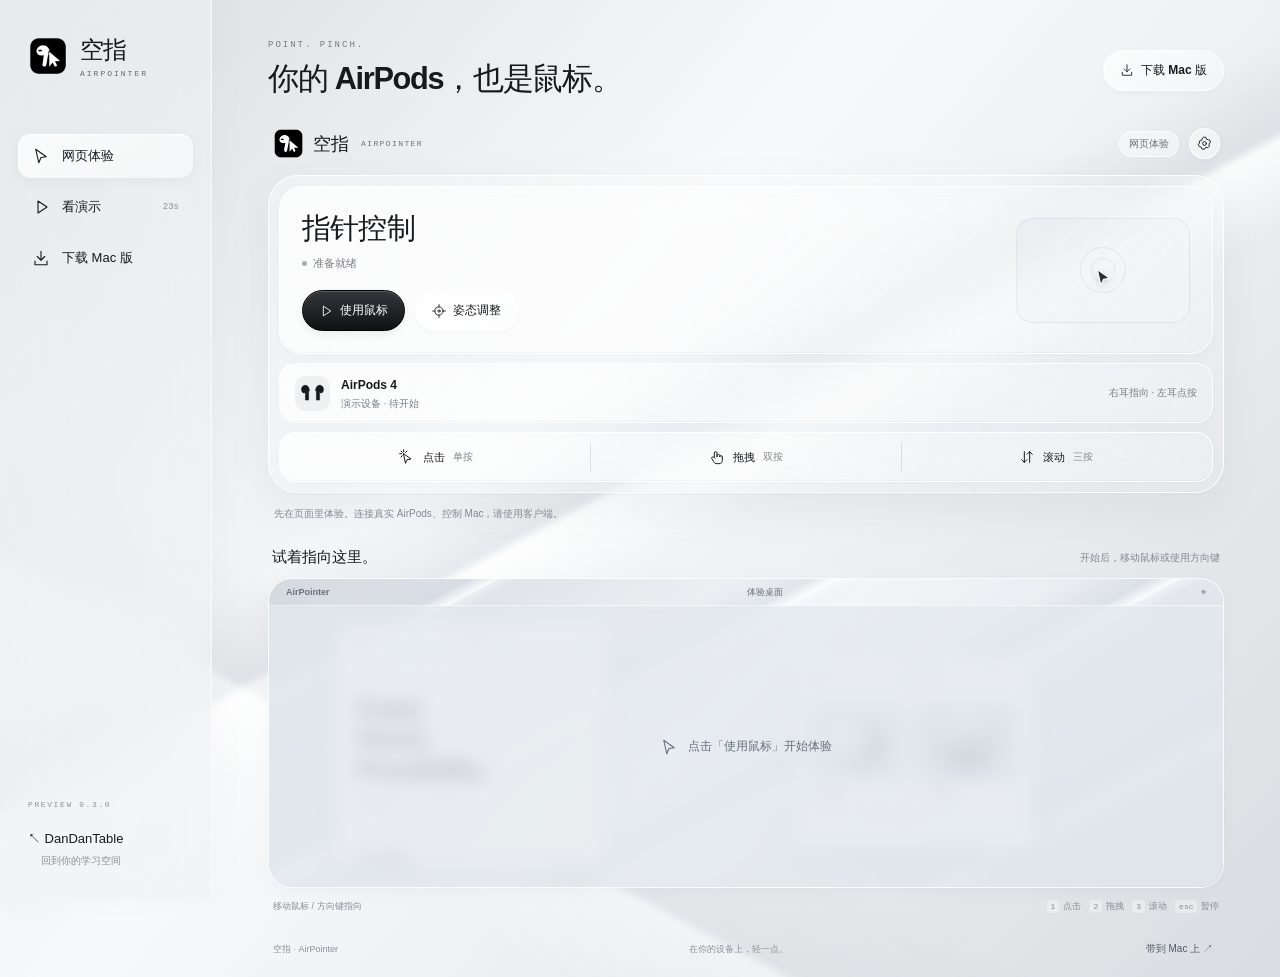
<file: index.html>
<!doctype html>
<html lang="zh-CN">
<head>
  <meta charset="utf-8"><meta name="viewport" content="width=device-width,initial-scale=1">
  <meta name="description" content="空指 AirPointer：让 AirPods 成为 Mac 鼠标。体验指向、点击、拖拽和滚动，下载 Mac 预览版。">
  <meta name="theme-color" content="#eceef0"><title>空指 AirPointer — Point. Pinch.</title>
  <link rel="icon" href="[data-uri]"><style>
@charset "UTF-8";
:root{font-family:-apple-system,BlinkMacSystemFont,"SF Pro Display","PingFang SC",sans-serif;color:#17191b;background:#e9ebee;font-synthesis:none;--line:rgba(40,45,52,.12);--muted:#777c83;--glass:rgba(255,255,255,.43)}
*{box-sizing:border-box}body{margin:0}button,a,input{font:inherit}button,a{-webkit-tap-highlight-color:transparent}button{cursor:pointer;color:inherit}a{color:inherit;text-decoration:none}button{border:0}svg{width:20px;height:20px;fill:none;stroke:currentColor;stroke-width:1.5;stroke-linecap:round;stroke-linejoin:round;flex-shrink:0}button:focus-visible,a:focus-visible,input:focus-visible,[tabindex]:focus-visible{outline:3px solid #62666c;outline-offset:4px}button:disabled{opacity:.4;cursor:default}.svg-library{position:absolute;width:0;height:0;overflow:hidden}h1,h2,h3,h4,p{margin:0}button{transition:background .16s,transform .16s,box-shadow .16s}button:active{transform:scale(.97)}.shell{min-height:100vh;display:grid;grid-template-columns:212px 1fr;background:linear-gradient(130deg,#d9dcdf 0%,#f8f9fa 42%,#d9dde1 100%);isolation:isolate}.shell:before,.shell:after{content:"";position:fixed;z-index:-1;pointer-events:none;width:130vw;height:170px;left:-20vw;top:47%;transform:rotate(-28deg);background:linear-gradient(0deg,transparent,rgba(255,255,255,.8) 48%,rgba(159,170,181,.18) 50%,transparent);filter:blur(3px)}.shell:after{top:83%;height:230px;transform:rotate(28deg);opacity:.55}.rail{padding:34px 18px 22px;position:sticky;top:0;height:100vh;display:flex;flex-direction:column;border-right:1px solid rgba(255,255,255,.65);background:rgba(240,242,244,.6);backdrop-filter:blur(28px);box-shadow:8px 0 30px #75829008}.brand{display:flex;align-items:center;gap:11px;padding:0 9px}.brand img{width:42px;border-radius:11px}.brand>span{font-size:24px;font-weight:650;letter-spacing:-1px}.brand small{display:block;font:8px ui-monospace,monospace;letter-spacing:2px;margin-top:3px;color:#63676c}.rail-nav{display:grid;gap:7px;margin-top:56px}.nav-item{display:flex;align-items:center;gap:12px;padding:13px 14px;border-radius:13px;font-size:13px;background:transparent;text-align:left;white-space:nowrap}.nav-item svg{width:18px;height:18px}.nav-item small{font:9px ui-monospace,monospace;margin-left:auto;color:#8a8e94}.nav-item:hover{background:#ffffff65}.nav-item.selected{background:linear-gradient(140deg,#ffffffc9,#ffffff75);box-shadow:inset 0 1px #fff,0 3px 12px #4b535b10}.rail-bottom{margin-top:auto;padding:10px}.preview-tag{font:8px ui-monospace,monospace;letter-spacing:1.6px;color:#8c9299}.rail-bottom a{display:block;margin-top:19px;font-size:13px}.rail-bottom a span{display:block;font-size:10px;color:#868b92;margin:6px 0 0 13px}main{width:min(100%,1060px);padding:40px 52px 20px;margin:0 auto}.page-header{display:flex;justify-content:space-between;gap:20px;align-items:center;margin:0 0 27px}.eyebrow{font:9px ui-monospace,"SFMono-Regular",monospace;letter-spacing:2px;color:#777d84}.page-header h1{font-size:clamp(23px,2.4vw,33px);font-weight:600;letter-spacing:-1.3px;margin-top:8px}.soft-button,.primary{display:inline-flex;align-items:center;justify-content:center;gap:7px;border-radius:30px;padding:11px 16px;font-size:12px;font-weight:550;white-space:nowrap}.soft-button{background:linear-gradient(135deg,#ffffffbd,#ffffff55);border:1px solid #ffffffc9;box-shadow:0 2px 5px #242f3b08}.soft-button:hover{background:#fff}.soft-button svg,.primary svg{width:14px;height:14px}.primary{color:#fff;background:linear-gradient(#34373a,#101112);box-shadow:inset 0 1px #ffffff30,0 3px 8px #00000012;border:1px solid #000}.primary:hover{background:linear-gradient(#484c50,#202326)}.console-head{display:flex;align-items:center;gap:10px;margin:0 4px 15px}.wordmark{display:flex;gap:8px;align-items:center}.wordmark img{width:33px;border-radius:9px}.wordmark strong{font-size:18px;font-weight:600}.wordmark>span{font:8px ui-monospace,monospace;letter-spacing:1.4px;color:#6e747a;margin-left:4px}.web-badge{font-size:10px;color:#6d747a;margin-left:auto;border:1px solid #ffffffc9;border-radius:20px;padding:5px 9px;background:#ffffff70}.icon-button{width:31px;height:31px;border:1px solid #ffffffc9;background:#ffffff80;display:grid;place-items:center;border-radius:50%;box-shadow:0 2px 8px #3542500a}.icon-button svg{width:15px;height:15px}.glass-group{padding:10px;display:grid;gap:9px;border-radius:30px;border:1px solid #ffffffe0;background:linear-gradient(140deg,#ffffff50,#ffffff12);box-shadow:0 15px 40px #66707815,inset 0 -1px #818b9510;backdrop-filter:blur(22px)}.glass{border:1px solid #ffffffe6;background:linear-gradient(125deg,#ffffffb5,#ffffff38 60%,#eef3f665);box-shadow:inset 0 -1px #79859213,0 5px 14px #6878890b;backdrop-filter:blur(20px)}.control-panel{display:flex;align-items:center;justify-content:space-between;gap:18px;border-radius:23px;padding:22px}.control-copy h2{font-weight:600;font-size:29px;letter-spacing:-.8px}.state{font-size:11px;color:#777e85;margin-top:7px;display:flex;align-items:center;gap:6px}.state i{width:5px;height:5px;border-radius:50%;background:#a9adb0}.running .state i{background:#76998a;box-shadow:0 0 5px #81a89855}.control-actions{display:flex;gap:10px;margin-top:19px}.pose-wrap{position:relative}.pose-menu{position:absolute;top:calc(100% + 6px);left:0;z-index:20;width:148px;padding:5px;border-radius:14px;border:1px solid #fff;background:#f5f6f8f5;backdrop-filter:blur(20px);box-shadow:0 12px 32px #0002}.pose-menu button{display:block;width:100%;background:none;text-align:left;padding:10px;border-radius:9px;font-size:12px}.pose-menu button:hover{background:#0000000a}.aim-mini{position:relative;overflow:hidden;width:174px;height:105px;border-radius:17px;border:1px solid #75818e20;background:linear-gradient(145deg,#a7b4c014,#fff3);flex-shrink:0}.aim-ring{position:absolute;left:50%;top:50%;border:1px solid #73818c22;border-radius:50%;transform:translate(-50%,-50%)}.ring-a{width:46px;height:46px}.ring-b{width:25px;height:25px}.aim-mini svg{position:absolute;width:21px;height:25px;left:64%;top:57%;fill:#292c31;stroke:white;stroke-width:1.3;filter:drop-shadow(0 2px 3px #0002)}.connection-panel{border-radius:17px;display:flex;align-items:center;gap:11px;padding:11px 15px}.bud-icon{display:grid;place-items:center;width:35px;height:35px;border-radius:11px;background:#343b4510}.bud-icon svg{width:25px;height:24px;fill:#17191b;stroke-width:.7}.connection-panel strong{font-size:12px;font-weight:600}.connection-panel p{font-size:10px;color:var(--muted);margin-top:4px}.ear-label{font-size:10px;color:#787f87;margin-left:auto}.gestures{display:flex;border-radius:17px;padding:10px 1px}.gestures button{display:flex;gap:8px;align-items:center;justify-content:center;flex:1;background:none;padding:6px;border-radius:9px;font-size:11px}.gestures button+button{border-left:1px solid var(--line);border-radius:0}.gestures svg{width:16px;height:16px}.gestures strong{font-weight:550}.gestures span{font-size:10px;color:#7d8389}.gestures button[aria-pressed=true]{background:#343c4511}.browser-note{font-size:10px;color:#858c93;line-height:1.5;margin:13px 6px 0}.desktop-section{margin-top:27px}.section-heading{display:flex;align-items:center;justify-content:space-between;margin:0 4px 11px;gap:10px}.section-heading h2{font-size:15px;font-weight:550}.section-heading>span{font-size:10px;color:#818891}.desktop{height:310px;position:relative;overflow:hidden;border-radius:24px;background:linear-gradient(140deg,#c4cbd3,#eef1f5 46%,#bfc8d2);isolation:isolate}.desktop:before{content:"";position:absolute;inset:-60% -50%;z-index:-1;transform:rotate(-28deg);background:repeating-linear-gradient(0deg,transparent 0 100px,#ffffff58 110px,#ffffffcc 112px,#b9c4ce66 125px,transparent 160px)}.desktop-top{height:27px;position:absolute;top:0;left:0;right:0;display:flex;align-items:center;justify-content:space-between;padding:0 17px;background:#ffffff45;border-bottom:1px solid #ffffff8c;font-size:9px;color:#68717c}.desktop-top span:first-child{font-weight:600}.demo-window{position:absolute;top:46px;left:7%;width:270px;height:240px;border:1px solid #fffffff0;border-radius:13px;overflow:hidden;background:#fcfcfbe8;box-shadow:0 14px 26px #37465825;transition:box-shadow .15s}.demo-window.active{box-shadow:0 17px 35px #37465839;border-color:#fff}.window-title{height:29px;display:flex;justify-content:space-between;align-items:center;gap:8px;padding:0 10px;border-bottom:1px solid #454c5410;background:linear-gradient(#fff9,#e9edf099);font-size:9px;color:#6a737b}.traffic{display:flex;gap:4px}.traffic i{width:6px;height:6px;background:#bac0c5;border:1px solid #89919a26;border-radius:50%}.window-mark{color:#8f98a0;font-size:10px}.note-content{height:calc(100% - 29px);overflow:auto;padding:18px 20px 28px;scrollbar-width:thin;scrollbar-color:#c3c7cd transparent}.note-content .eyebrow{font-size:6px;letter-spacing:1.1px}.note-content h3{font-size:28px;line-height:1.07;font-weight:600;letter-spacing:-1.4px;margin:11px 0}.note-content p{font-size:9px;color:#80848a;line-height:1.9}.note-content h4{font-size:12px;margin:18px 0 6px;font-weight:550}.note-rule{height:1px;background:#a5adb025;margin-top:19px}.note-content .note-end{font-size:18px;line-height:1.3;color:#292f35;letter-spacing:-.6px;margin-top:28px}.gallery-window{left:55%;top:81px;width:238px;height:188px;background:#f4f6f9de}.collection{display:flex;gap:9px;padding:14px 13px 9px}.collection-card{border:1px solid #fff9;border-radius:9px;padding:0;background:linear-gradient(#fff9,#ffffff30);width:50%;text-align:left;overflow:hidden}.collection-card.chosen{outline:1px solid #4b555e88;outline-offset:2px}.collection-card>span:last-child{display:flex;justify-content:space-between;font-size:9px;padding:7px 9px}.collection-card small{font:7px ui-monospace,monospace;color:#8b929a}.orb{height:76px;display:block;position:relative;overflow:hidden;background:#d3d9df}.orb:before{content:"";position:absolute;inset:13px 24px;border-radius:50%;background:radial-gradient(at 32% 24%,#fff,#b8bec5 48%,#6b747d 80%,#dadfe4);box-shadow:4px 10px 12px #48515a33;transform:rotate(-24deg)}.orb-b{background:#c4cbd3}.orb-b:before{border-radius:30%;transform:rotate(33deg);background:linear-gradient(140deg,#fff,#cbd3db 30%,#6f7c89 75%,#c4ced9)}.collection-label{font:6px ui-monospace,monospace;color:#858e97;text-align:center;letter-spacing:1px}.desktop-intro{position:absolute;inset:27px 0 0;display:flex;align-items:center;justify-content:center;gap:10px;background:#e6eaefd0;backdrop-filter:blur(9px);font-size:12px;color:#65707b}.desktop-intro svg{width:18px}.running .desktop-intro{display:none}.virtual-cursor{position:absolute;left:0;top:0;z-index:10;width:22px;height:29px;fill:#24282d;stroke:#fff;stroke-width:1.3;filter:drop-shadow(0 2px 2px #0003);pointer-events:none;display:none}.running .virtual-cursor{display:block}.running .desktop{cursor:none}.running .desktop *{cursor:none}.click-ripple{width:35px;height:35px;border:1px solid #3339;border-radius:50%;position:absolute;z-index:9;pointer-events:none;opacity:0}.click-ripple.flash{animation:click-pulse .4s ease-out}.desktop-hint{display:flex;justify-content:space-between;gap:10px;font-size:9px;color:#858d95;margin:11px 5px 0;line-height:1.6}kbd{font:8px ui-monospace,monospace;border:1px solid #a4adb52e;border-radius:4px;padding:2px 4px;background:#fff5;margin-left:5px}.page-footer{display:flex;justify-content:space-between;align-items:center;font-size:9px;color:#8a9198;padding:28px 5px 0;gap:10px}.page-footer button{background:transparent;font-size:10px;color:#505b65}.modal{width:min(480px,calc(100vw - 32px));border:1px solid #ffffffe0;border-radius:27px;padding:31px;background:linear-gradient(145deg,#f8fafaf7,#e7edf1ed);backdrop-filter:blur(28px);box-shadow:0 30px 100px #26333d44;color:#242a30;max-height:calc(100dvh - 48px);overflow:auto}.modal::backdrop,.calibration-modal::backdrop{background:#2e394148;backdrop-filter:blur(10px)}.close-button{display:grid;place-items:center;position:absolute;right:14px;top:13px;width:28px;height:28px;border-radius:50%;background:#777f8910;font-size:21px;font-weight:300;z-index:2}.modal h2{font-size:26px;letter-spacing:-1px;font-weight:600;margin-top:8px}.modal-intro{font-size:12px;color:#7a828a;margin-top:10px}.download-icon{width:49px;border-radius:13px;margin-bottom:19px}.download-link{margin-top:22px;width:100%;padding:14px;font-size:13px}.download-link>span{font:9px ui-monospace,monospace;opacity:.6}.requirements{text-align:center;font-size:10px;color:#7c848b;margin-top:11px}.install-steps{list-style:none;margin:25px 0;padding:0;display:grid;gap:19px}.install-steps li{display:flex;gap:12px;align-items:flex-start}.install-steps li>span{border:1px solid #959fa744;border-radius:50%;width:22px;height:22px;display:grid;place-items:center;font:10px ui-monospace,monospace;flex-shrink:0}.install-steps strong{font-weight:550;font-size:12px}.install-steps p{color:#7d858d;font-size:10px;margin-top:5px;line-height:1.6}.release-note{border-top:1px solid var(--line);padding-top:15px;font-size:10px;color:#737c85;line-height:1.8}.release-note summary{cursor:pointer;color:#46515b}.release-note p{margin-top:10px}.stability-options{border:0;margin:26px 0;padding:0}.stability-options legend{font-size:11px;color:#7d858c;margin-bottom:12px}.option{display:flex;gap:11px;padding:14px 12px;border:1px solid #fff;border-radius:14px;background:#fff6;margin-bottom:10px;cursor:pointer}.option:has(input:checked){box-shadow:inset 0 0 0 1px #858f9a66;background:#ffffffaa}.option input{accent-color:#30363d;margin:3px 0 0}.option strong{font-size:13px;font-weight:550;display:block}.option small{display:block;font-size:10px;line-height:1.7;color:#7e8790;margin-top:6px}.range-label{font-size:12px;display:flex;justify-content:space-between}.range-label output{font:10px ui-monospace,monospace;color:#7a848d}input[type=range]{width:100%;accent-color:#454c54;margin:18px 0}.settings-note{font-size:10px;color:#8a939b;line-height:1.7}.film-modal{width:min(980px,calc(100vw - 32px));padding:0;overflow:hidden;background:#14191e}.film-modal video{width:100%;display:block;aspect-ratio:16/9}.film-modal .close-button{background:#ffffffc9}.film-modal p{font-size:11px;letter-spacing:.3px;color:#c5cbd1;padding:15px 20px}.calibration-modal{width:90vw;height:80dvh;padding:30px;border:1px solid #fff;border-radius:25px;background:#eef3f7ed;box-shadow:0 30px 100px #26333d44}.calibration-copy h2{margin-top:9px;font-size:24px;font-weight:550;letter-spacing:-.6px}.calibration-copy>p:not(.eyebrow){font-size:11px;color:#7c8790;margin-top:10px}.calibration-copy>span{display:block;font:11px ui-monospace,monospace;margin-top:12px;color:#9aa1a9}#calibration-target{position:absolute;left:50%;top:50%;transform:translate(-50%,-50%);display:grid;place-items:center;width:72px;height:72px;border:1px solid #fff;border-radius:50%;background:linear-gradient(135deg,#fff,#d5dee7);box-shadow:0 10px 30px #65778a20}#calibration-target svg{width:30px;height:30px;stroke-width:1}.calibration-modal.step-1 #calibration-target{left:84%;top:50%}.calibration-modal.step-2 #calibration-target{left:50%;top:28%}[hidden]{display:none!important}@keyframes click-pulse{0%{opacity:.8;transform:scale(.3)}100%{opacity:0;transform:scale(1.5)}}
@media(min-width:1500px){main{padding-top:60px}.desktop{height:360px}.demo-window{top:60px}.gallery-window{top:102px}.page-header{margin-bottom:35px}}
@media(max-width:1080px){.shell{grid-template-columns:176px 1fr}.rail{padding:30px 12px 20px}main{padding:30px 26px 18px}.page-header h1{font-size:25px}.download-top{font-size:10px;padding:10px 12px}.brand>span{font-size:22px}.brand img{width:36px}.nav-item{padding:13px 11px;font-size:12px}.aim-mini{width:144px;height:98px}.control-panel{padding:20px}.control-copy h2{font-size:27px}.control-actions{gap:7px}.control-actions button{padding:10px 13px;font-size:11px}.section-heading>span{font-size:9px}}
@media(max-width:760px){.shell{display:block}.rail{height:68px;width:100%;position:sticky;z-index:30;padding:12px 17px;flex-direction:row;align-items:center;justify-content:space-between;border-right:0;border-bottom:1px solid #fff9}.brand{padding:0;gap:8px}.brand img{width:32px}.brand>span{font-size:19px}.brand small{font-size:6px;letter-spacing:1.3px}.rail-nav{display:flex;margin:0;gap:2px}.nav-item{padding:10px;font-size:11px;gap:5px}.nav-item svg{width:14px;height:14px}.nav-item small,.rail-bottom{display:none}main{max-width:660px;padding:26px 20px 18px}.page-header h1{font-size:25px}.page-header{margin-bottom:24px}.download-top{display:none}.console-head{margin-bottom:12px}.wordmark img{width:29px}.wordmark strong{font-size:17px}.wordmark>span{font-size:7px}.control-panel{padding:18px;gap:12px}.control-copy h2{font-size:26px}.control-actions{margin-top:18px;gap:7px}.control-actions button{padding:10px 12px;font-size:11px}.control-actions svg{display:none}.aim-mini{width:114px;height:94px}.connection-panel{padding:10px 11px;gap:8px}.ear-label{font-size:9px;max-width:90px;line-height:1.8;text-align:right}.connection-panel strong{font-size:11px}.connection-panel p{font-size:9px}.bud-icon{width:29px;height:31px}.gestures button{gap:6px;font-size:10px}.gestures span{font-size:9px}.gestures svg{width:14px;height:14px}.glass-group{padding:8px;border-radius:26px}.control-panel{border-radius:19px}.browser-note{font-size:9px;margin-top:12px}.section-heading{align-items:flex-end}.section-heading>span{max-width:160px;text-align:right;font-size:9px;line-height:1.6}.section-heading h2{font-size:14px}.desktop{height:295px}.demo-window{width:52%;height:225px;left:5%;top:43px}.gallery-window{width:46%;height:173px;left:50%;top:91px}.window-title{padding:0 7px;font-size:8px}.traffic{gap:3px}.traffic i{width:5px;height:5px}.note-content{padding:14px}.note-content h3{font-size:23px}.note-content .eyebrow{font-size:5px;letter-spacing:.5px}.collection{padding:12px 8px 8px;gap:7px}.orb{height:64px}.orb:before{inset:12px 13px}.collection-card>span:last-child{font-size:7px;padding:6px 4px}.collection-card small{font-size:6px}.collection-label{font-size:5px;letter-spacing:.6px}.desktop-hint{display:grid;gap:4px;font-size:8px;margin-top:10px}.desktop-hint kbd:first-child{margin-left:0}.page-footer{font-size:8px;padding-top:22px}.page-footer>span:nth-child(2){display:none}.modal{padding:27px}.modal h2{font-size:25px}.calibration-modal{width:94vw;height:75dvh;padding:26px}.calibration-copy>p:not(.eyebrow){max-width:220px;line-height:1.8}.calibration-modal.step-2 #calibration-target{top:39%}}
@media(max-width:370px){main{padding:23px 13px}.nav-item{padding:8px}.nav-item span{font-size:10px}.brand small{display:none}.control-panel{padding:14px}.aim-mini{width:94px}.control-actions button{padding:9px 10px}.control-copy h2{font-size:24px}.wordmark>span{display:none}.ear-label{max-width:70px}}
@media(prefers-reduced-motion:reduce){*,*:before,*:after{animation:none!important;transition:none!important;scroll-behavior:auto!important}}
@supports not (backdrop-filter:blur(1px)){.glass,.glass-group,.rail,.modal{background:#eef1f4}.desktop-intro{background:#e6eaef}}

/* Keep the pose menu above subsequent glass panels and the cursor above dragged windows. */
.control-panel{position:relative;z-index:3}.virtual-cursor{z-index:10000}.click-ripple{z-index:9999}

</style>
</head>
<body>
<svg class="svg-library" aria-hidden="true"><defs>
  <symbol id="i-pointer" viewBox="0 0 24 24"><path d="m5 3 14 10-7 1-3 7z"/></symbol>
  <symbol id="i-click" viewBox="0 0 24 24"><path d="m7 7 11 8-6 1-2 5zM7 1v3M1 7h3M3 3l2 2M12 3l-2 2M3 12l2-2"/></symbol>
  <symbol id="i-drag" viewBox="0 0 24 24"><path d="M8 12V6a2 2 0 0 1 4 0v6-2a2 2 0 0 1 4 0v2a2 2 0 0 1 4 0v5c0 3-2 5-5 5h-3c-2 0-4-1-5-3l-3-5a2 2 0 0 1 3-2l2 2"/></symbol>
  <symbol id="i-scroll" viewBox="0 0 24 24"><path d="M8 4v16m-4-4 4 4 4-4M16 20V4m-4 4 4-4 4 4"/></symbol>
  <symbol id="i-gear" viewBox="0 0 24 24"><path d="m9 3 1-1h4l1 3 3 1 3 1v4l-2 2 1 3-3 3-3-1-2 3H8l-1-3-3-1-2-3 2-3V8l3-1z"/><circle cx="12" cy="12" r="3"/></symbol>
  <symbol id="i-download" viewBox="0 0 24 24"><path d="M12 3v12m-5-5 5 5 5-5M4 16v5h16v-5"/></symbol>
  <symbol id="i-play" viewBox="0 0 24 24"><path d="m8 4 12 8-12 8z"/></symbol>
  <symbol id="i-scope" viewBox="0 0 24 24"><circle cx="12" cy="12" r="7"/><circle cx="12" cy="12" r="2"/><path d="M12 1v4m0 14v4M1 12h4m14 0h4"/></symbol>
  <symbol id="i-buds" viewBox="0 0 32 24"><path d="M12 9C12-1 1 1 2 8c0 4 4 5 5 3v10h4V9zm8 0c0-10 11-8 10-1 0 4-4 5-5 3v10h-4V9z"/></symbol>
</defs></svg>
<div class="shell">
  <aside class="rail">
    <a class="brand" href="airpointer.html" aria-label="空指首页"><img src="[data-uri]" alt=""><span>空指<small>AIRPOINTER</small></span></a>
    <nav class="rail-nav" aria-label="空指导航">
      <a class="nav-item selected" href="#experience"><svg><use href="#i-pointer"/></svg><span>网页体验</span></a>
      <button class="nav-item" data-open="film-dialog"><svg><use href="#i-play"/></svg><span>看演示</span><small>23s</small></button>
      <button class="nav-item" data-open="download-dialog"><svg><use href="#i-download"/></svg><span>下载 Mac 版</span></button>
    </nav>
    <div class="rail-bottom"><span class="preview-tag">PREVIEW 0.3.0</span><a href="./">↖ DanDanTable<span>回到你的学习空间</span></a></div>
  </aside>
  <main id="experience">
    <header class="page-header"><div><p class="eyebrow">POINT. PINCH.</p><h1>你的 AirPods，也是鼠标。</h1></div><button class="download-top soft-button" data-open="download-dialog"><svg><use href="#i-download"/></svg>下载 Mac 版</button></header>
    <section class="console" aria-label="空指控制台">
      <div class="console-head"><div class="wordmark"><img src="[data-uri]" alt=""><strong>空指</strong><span>AIRPOINTER</span></div><span class="web-badge">网页体验</span><button class="icon-button" data-open="settings-dialog" aria-label="设置"><svg><use href="#i-gear"/></svg></button></div>
      <div class="glass-group">
        <section class="control-panel glass">
          <div class="control-copy"><h2>指针控制</h2><p class="state" id="control-state" role="status"><i></i>准备就绪</p><div class="control-actions"><button class="primary" id="toggle-control"><svg><use href="#i-play"/></svg><span>使用鼠标</span></button><div class="pose-wrap"><button class="soft-button" id="pose-menu-button" aria-expanded="false" aria-controls="pose-menu"><svg><use href="#i-scope"/></svg>姿态调整</button><div class="pose-menu" id="pose-menu" hidden><button id="recenter">指针归中</button><button id="calibrate">校准姿态</button></div></div></div></div>
          <div class="aim-mini" aria-hidden="true"><span class="aim-ring ring-a"></span><span class="aim-ring ring-b"></span><svg id="mini-cursor"><use href="#i-pointer"/></svg></div>
        </section>
        <section class="connection-panel glass" aria-label="演示设备"><div class="bud-icon"><svg><use href="#i-buds"/></svg></div><div><strong>AirPods 4</strong><p id="device-state">演示设备 · 待开始</p></div><span class="ear-label">右耳指向 · 左耳点按</span></section>
        <div class="gestures glass" aria-label="手势"><button id="gesture-click"><svg><use href="#i-click"/></svg><strong>点击</strong><span>单按</span></button><button id="gesture-drag" aria-pressed="false"><svg><use href="#i-drag"/></svg><strong>拖拽</strong><span>双按</span></button><button id="gesture-scroll" aria-pressed="false"><svg><use href="#i-scroll"/></svg><strong>滚动</strong><span>三按</span></button></div>
      </div>
      <p class="browser-note">先在页面里体验。连接真实 AirPods、控制 Mac，请使用客户端。</p>
    </section>
    <section class="desktop-section" aria-labelledby="desktop-title">
      <div class="section-heading"><h2 id="desktop-title">试着指向这里。</h2><span id="action-status" role="status">开始后，移动鼠标或使用方向键</span></div>
      <div class="desktop glass" id="desktop" tabindex="0" aria-label="体验桌面，方向键移动，1点击，2拖拽，3滚动，Escape暂停">
        <div class="desktop-top"><span>AirPointer</span><span id="desktop-mode">体验桌面</span><span>◉</span></div>
        <article class="demo-window notes-window" id="notes-window" data-window>
          <header class="window-title"><span class="traffic"><i></i><i></i><i></i></span><span>Notes</span><span class="window-mark">↗</span></header>
          <div class="note-content" id="note-content"><p class="eyebrow">A LITTLE MORE FREEDOM</p><h3>Point.<br>Pinch.<br>Possibility.</h3><p>熟悉的耳机，多一种可能。</p><div class="note-rule"></div><h4>01 / Point</h4><p>转动右耳，指向你想去的地方。</p><h4>02 / Click</h4><p>轻捏耳机柄，完成一次点击。</p><h4>03 / Drag</h4><p>双按提起，移动后单按放下。</p><h4>04 / Scroll</h4><p>三按切换，上下转动即可滚动。</p><p class="note-end">Less on your desk.<br>More in your hand.</p></div>
        </article>
        <article class="demo-window gallery-window" id="gallery-window" data-window>
          <header class="window-title"><span class="traffic"><i></i><i></i><i></i></span><span>Collection</span><span class="window-mark">↗</span></header>
          <div class="collection"><button class="collection-card chosen" data-card="01"><span class="orb orb-a"></span><span>Silence<small>01</small></span></button><button class="collection-card" data-card="02"><span class="orb orb-b"></span><span>Motion<small>02</small></span></button></div>
          <p class="collection-label" id="collection-label">SELECT SOMETHING YOU LIKE</p>
        </article>
        <div class="desktop-intro" id="desktop-intro"><svg><use href="#i-pointer"/></svg><span>点击「使用鼠标」开始体验</span></div>
        <svg class="virtual-cursor" id="virtual-cursor" aria-hidden="true"><use href="#i-pointer"/></svg><span class="click-ripple" id="click-ripple"></span>
      </div>
      <p class="desktop-hint"><span id="movement-hint">移动鼠标 / 方向键指向</span><span><kbd>1</kbd> 点击 <kbd>2</kbd> 拖拽 <kbd>3</kbd> 滚动 <kbd>esc</kbd> 暂停</span></p>
    </section>
    <footer class="page-footer"><span>空指 · AirPointer</span><span>在你的设备上，轻一点。</span><button data-open="download-dialog">带到 Mac 上 ↗</button></footer>
  </main>
</div>
<dialog id="download-dialog" class="modal download-modal" aria-labelledby="download-title"><button class="close-button" aria-label="关闭">×</button><img class="download-icon" src="[data-uri]" alt="空指"><p class="eyebrow">AIRPOINTER FOR MAC</p><h2 id="download-title">把空指带到 Mac。</h2><p class="modal-intro">连接 AirPods，指向、点按、拖拽和滚动。</p><a class="primary download-link" href="AirPointer-0.3.0-arm64.dmg" download><svg><use href="#i-download"/></svg>下载 Mac 预览版<span id="download-size"></span></a><p class="requirements">macOS 14+ · Apple Silicon · 0.3.0</p><ol class="install-steps"><li><span>1</span><div><strong>拖入应用程序</strong><p>打开 DMG，把「空指」拖到 Applications。</p></div></li><li><span>2</span><div><strong>取出右耳，连接 AirPods</strong><p>在 Mac 配对耳机后，打开空指并完成授权。</p></div></li><li><span>3</span><div><strong>校准一次，下次自动保存</strong><p>对准中心、右侧和上方，即可开始控制。</p></div></li></ol><details class="release-note"><summary>首次打开与预览版说明</summary><p>此预览版使用本地签名，尚未经 Apple 公证。若 macOS 阻止打开，请在「系统设置 → 隐私与安全性」中查看并允许你刚下载的空指。请保留系统安全保护。</p><p>当前已在 AirPods 4 上测试。为了可靠识别双按和三按，控制期间音频输出会切到 AirPods，暂停后恢复。姿态与设置仅在本机处理。</p></details></dialog>
<dialog id="settings-dialog" class="modal" aria-labelledby="settings-title"><button class="close-button" aria-label="关闭">×</button><p class="eyebrow">MAKE IT YOURS</p><h2 id="settings-title">轻一点，稳一点。</h2><fieldset class="stability-options"><legend>点击稳定方案</legend><label class="option"><input type="radio" name="stability" value="auto" checked><span><strong>自动稳点</strong><small>忽略小幅抖动，移动到目标后更好点击。</small></span></label><label class="option"><input type="radio" name="stability" value="wear"><span><strong>佩戴感应锁定 · 演示</strong><small>按住空格或按住桌面时移动，松开后锁住落点。</small></span></label></fieldset><label class="range-label" for="sensitivity">灵敏度 <output id="sensitivity-value">1.0×</output></label><input id="sensitivity" type="range" min="0.6" max="1.8" step="0.1" value="1"><p class="settings-note">此处只保存网页体验设置，不会更改 Mac 客户端。</p></dialog>
<dialog id="film-dialog" class="modal film-modal" aria-label="产品演示"><button class="close-button" aria-label="关闭">×</button><video id="product-film" controls playsinline preload="none" poster="[data-uri]"><source src="AirPointer-Product-Film.mp4" type="video/mp4"></video><p>Point. Pinch. Your AirPods. Your pointer.</p></dialog>
<dialog id="calibration-dialog" class="calibration-modal" aria-labelledby="calibration-title"><button class="close-button" aria-label="关闭">×</button><div class="calibration-copy"><p class="eyebrow">ADJUST POSE</p><h2 id="calibration-title">点击中心靶点</h2><p>依次点击靶点，体验校准流程。真实耳机校准在 Mac 版完成。</p><span id="calibration-progress">1 / 3</span></div><button id="calibration-target" aria-label="记录当前靶点"><svg><use href="#i-scope"/></svg></button></dialog>
<script>
(() => {
  'use strict';
  const $ = (q) => document.querySelector(q);
  const desktop = $('#desktop'), cursor = $('#virtual-cursor'), mini = $('#mini-cursor');
  const windows = [...document.querySelectorAll('[data-window]')];
  const storageKey = 'airpointer-web:v1';
  let preferences = { stability: 'auto', sensitivity: 1, calibrated: false };
  try { const saved = JSON.parse(localStorage.getItem(storageKey) || '{}'); if (['auto', 'wear'].includes(saved.stability)) preferences.stability = saved.stability; if (Number.isFinite(saved.sensitivity)) preferences.sensitivity = Math.max(.6, Math.min(1.8, saved.sensitivity)); preferences.calibrated = saved.calibrated === true; } catch (_) {}
  let running = false, dragging = null, scrolling = false, spaceHeld = false, point = {x: .44, y: .45}, zIndex = 2, calibrationStep = 0;
  const save = () => { try { localStorage.setItem(storageKey, JSON.stringify(preferences)); } catch (_) {} };
  const status = (message) => { $('#action-status').textContent = message; };
  const clamp = (n, a, b) => Math.max(a, Math.min(b, n));
  const size = () => ({w: desktop.clientWidth, h: desktop.clientHeight});
  function draw() {
    const {w,h} = size(); cursor.style.transform = `translate(${point.x*w}px,${point.y*h}px)`;
    mini.style.left = `${clamp(point.x*100, 5, 89)}%`; mini.style.top = `${clamp(point.y*100, 7, 77)}%`;
  }
  function modeUI() {
    $('#gesture-drag').setAttribute('aria-pressed', String(!!dragging)); $('#gesture-scroll').setAttribute('aria-pressed', String(scrolling));
    $('#gesture-drag strong').textContent = dragging ? '放下' : '拖拽';
    $('#desktop-mode').textContent = dragging ? '拖拽中 · 单按放下' : scrolling ? '滚动中 · 三按退出' : '体验桌面';
  }
  function activate() {
    if (running) return; running = true; document.body.classList.add('running');
    $('#toggle-control span').textContent = '暂停控制'; $('#toggle-control svg use').setAttribute('href', '#i-pointer');
    $('#control-state').innerHTML = '<i></i>网页演示 · 控制中'; $('#device-state').textContent = '演示设备 · ' + (preferences.calibrated ? '已校准' : '已就绪');
    status(preferences.stability === 'wear' ? '按住空格或桌面移动，松开锁定' : '移动指向，试试下方的三个手势');
    draw(); desktop.focus({preventScroll:true});
  }
  function pause() {
    running = false; dragging = null; scrolling = false; spaceHeld = false; document.body.classList.remove('running');
    $('#toggle-control span').textContent = '使用鼠标'; $('#toggle-control svg use').setAttribute('href', '#i-play');
    $('#control-state').innerHTML = '<i></i>已暂停'; $('#device-state').textContent = '演示设备 · 已暂停'; modeUI(); status('点击「使用鼠标」继续');
  }
  function hitWindow() {
    const d = desktop.getBoundingClientRect(), x = d.left + point.x*d.width, y = d.top + point.y*d.height;
    return [...windows].sort((a,b) => (+b.style.zIndex||1) - (+a.style.zIndex||1)).find(el => { const r=el.getBoundingClientRect();return x>=r.left&&x<=r.right&&y>=r.top&&y<=r.bottom; }) || null;
  }
  function focusWindow(win) { windows.forEach(w => w.classList.toggle('active', w===win)); win.style.zIndex = String(++zIndex); }
  function ripple() { const {w,h}=size(), el=$('#click-ripple');el.style.left=`${point.x*w-17}px`;el.style.top=`${point.y*h-17}px`;el.classList.remove('flash');void el.offsetWidth;el.classList.add('flash'); }
  function click() {
    if (!running) activate();
    if (dragging) { dragging=null;modeUI();status('已放下窗口');ripple();return; }
    const win=hitWindow(); ripple();
    if (!win) { status('已点击桌面'); return; }
    focusWindow(win); const d=desktop.getBoundingClientRect();
    const x=d.left+point.x*d.width,y=d.top+point.y*d.height;
    const card=[...win.querySelectorAll('[data-card]')].find(c=>{const r=c.getBoundingClientRect();return x>=r.left&&x<=r.right&&y>=r.top&&y<=r.bottom;});
    if (card) { win.querySelectorAll('[data-card]').forEach(c=>c.classList.toggle('chosen',c===card));$('#collection-label').textContent=`SELECTED / ${card.dataset.card}`;status('已选择作品 '+card.dataset.card); }
    else status('已选择 '+(win.id==='notes-window'?'Notes':'Collection')+' 窗口');
  }
  function toggleDrag() {
    if (!running) activate();
    if (dragging) { dragging=null;modeUI();status('已放下窗口');return; }
    scrolling=false; const win=hitWindow()||$('#notes-window');focusWindow(win);
    const d=desktop.getBoundingClientRect(),r=win.getBoundingClientRect();dragging={win,dx:point.x*d.width-(r.left-d.left),dy:point.y*d.height-(r.top-d.top)};
    status('窗口已提起，移动后单按放下');modeUI();desktop.focus({preventScroll:true});
  }
  function toggleScroll() {
    if (!running) activate();dragging=null;scrolling=!scrolling;modeUI();
    if (scrolling) { focusWindow($('#notes-window'));status('上下移动或使用 ↑ ↓ 滚动 Notes'); }
    else status('已回到指针控制');desktop.focus({preventScroll:true});
  }
  function move(x,y,force=false) {
    if (!running) return;const {w,h}=size();
    if (!force && preferences.stability==='wear' && !spaceHeld) return;
    const next={x:clamp(x,6/w,(w-25)/w),y:clamp(y,32/h,(h-30)/h)};
    if (!force && preferences.stability==='auto' && !dragging && Math.hypot((next.x-point.x)*w,(next.y-point.y)*h)<4) return;
    if (scrolling) $('#note-content').scrollTop += (next.y-point.y)*h*2.2;
    point=next;
    if (dragging) { const el=dragging.win;el.style.left=`${clamp(point.x*w-dragging.dx,0,w-el.offsetWidth)}px`;el.style.top=`${clamp(point.y*h-dragging.dy,29,h-el.offsetHeight)}px`; }
    draw();
  }
  $('#toggle-control').addEventListener('click',()=>running?pause():activate());
  $('#gesture-click').addEventListener('click',click);$('#gesture-drag').addEventListener('click',toggleDrag);$('#gesture-scroll').addEventListener('click',toggleScroll);
  desktop.addEventListener('pointermove',e=>{const r=desktop.getBoundingClientRect();const force=e.buttons!==0;const gain=preferences.sensitivity;move(.5+((e.clientX-r.left)/r.width-.5)*gain,.5+((e.clientY-r.top)/r.height-.5)*gain,force);});
  desktop.addEventListener('click',e=>{if(!running)return;e.preventDefault();click();});
  desktop.addEventListener('wheel',e=>{if(!running||!scrolling)return;e.preventDefault();$('#note-content').scrollTop+=e.deltaY;},{passive:false});
  document.addEventListener('keydown',e=>{
    if (document.querySelector('dialog[open]') || /INPUT|TEXTAREA|SELECT/.test(e.target.tagName)) return;
    if(e.key==='Escape'){if(running)pause();$('#pose-menu').hidden=true;$('#pose-menu-button').setAttribute('aria-expanded','false');return;}
    if(!running)return;
    if(e.code==='Space'){e.preventDefault();spaceHeld=true;return;}
    if(['1','2','3'].includes(e.key)){e.preventDefault();({1:click,2:toggleDrag,3:toggleScroll})[e.key]();return;}
    if(!['ArrowLeft','ArrowRight','ArrowUp','ArrowDown'].includes(e.key))return;
    e.preventDefault();const dy=e.key==='ArrowDown'?1:e.key==='ArrowUp'?-1:0,dx=e.key==='ArrowRight'?1:e.key==='ArrowLeft'?-1:0;
    if(preferences.stability==='wear'&&!spaceHeld)return;
    if(scrolling){$('#note-content').scrollTop+=dy*32;return;}move(point.x+dx*.025,point.y+dy*.035,true);
  });
  document.addEventListener('keyup',e=>{if(e.code==='Space')spaceHeld=false;});window.addEventListener('blur',()=>{spaceHeld=false;});
  $('#pose-menu-button').addEventListener('click',e=>{e.stopPropagation();const menu=$('#pose-menu');menu.hidden=!menu.hidden;$('#pose-menu-button').setAttribute('aria-expanded',String(!menu.hidden));});
  document.addEventListener('click',e=>{if(!e.target.closest('.pose-wrap')){$('#pose-menu').hidden=true;$('#pose-menu-button').setAttribute('aria-expanded','false');}});
  $('#recenter').addEventListener('click',()=>{point={x:.5,y:.5};dragging=null;modeUI();draw();status('指针已归中');$('#pose-menu').hidden=true;$('#pose-menu-button').setAttribute('aria-expanded','false');});
  function updateCalibration() { const dialog=$('#calibration-dialog');dialog.classList.remove('step-1','step-2');if(calibrationStep)dialog.classList.add(`step-${calibrationStep}`);$('#calibration-title').textContent=['点击中心靶点','点击右侧靶点','点击上方靶点'][calibrationStep];$('#calibration-progress').textContent=`${calibrationStep+1} / 3`; }
  $('#calibrate').addEventListener('click',()=>{calibrationStep=0;updateCalibration();$('#pose-menu').hidden=true;$('#pose-menu-button').setAttribute('aria-expanded','false');$('#calibration-dialog').showModal();});
  $('#calibration-target').addEventListener('click',()=>{calibrationStep++;if(calibrationStep===3){preferences.calibrated=true;save();$('#calibration-dialog').close();$('#device-state').textContent='演示设备 · 已校准';point={x:.5,y:.5};draw();status('网页校准已保存');}else updateCalibration();});
  function syncPreferences(){document.querySelector(`input[name=stability][value=${preferences.stability}]`).checked=true;$('#sensitivity').value=preferences.sensitivity;$('#sensitivity-value').textContent=preferences.sensitivity.toFixed(1)+'×';$('#movement-hint').textContent=preferences.stability==='wear'?'按住空格 / 桌面移动，松开锁定':'移动鼠标 / 方向键指向';}
  document.querySelectorAll('[name=stability]').forEach(input=>input.addEventListener('change',()=>{preferences.stability=input.value;save();syncPreferences();}));
  $('#sensitivity').addEventListener('input',e=>{preferences.sensitivity=Number(e.target.value);save();syncPreferences();});
  document.querySelectorAll('[data-open]').forEach(button=>button.addEventListener('click',()=>{const dialog=document.getElementById(button.dataset.open);dialog.showModal();if(dialog.id==='film-dialog')$('#product-film').play().catch(()=>{});}));
  document.querySelectorAll('dialog').forEach(dialog=>{dialog.querySelector('.close-button').addEventListener('click',()=>dialog.close());dialog.addEventListener('click',e=>{if(e.target===dialog){const r=dialog.getBoundingClientRect();if(e.clientX<r.left||e.clientX>r.right||e.clientY<r.top||e.clientY>r.bottom)dialog.close();}});dialog.addEventListener('close',()=>{if(dialog.id==='film-dialog')$('#product-film').pause();});});
  Promise.resolve({"version": "0.3.0", "platform": "macOS 14+", "architecture": "arm64", "notarized": false, "bytes": 785963, "sha256": "85fb2cb70a633e7bf82dcff275ef520d9a7341a6dfebd919b969bd25bc6858ab", "file": "AirPointer-0.3.0-arm64.dmg"}).then(release=>{if(Number.isFinite(release.bytes))$('#download-size').textContent=(release.bytes/1048576).toFixed(1)+' MB';}).catch(()=>{});
  new ResizeObserver(()=>{windows.forEach(el=>{if(el.style.left){const {w,h}=size();el.style.left=clamp(parseFloat(el.style.left),0,w-el.offsetWidth)+'px';el.style.top=clamp(parseFloat(el.style.top),29,h-el.offsetHeight)+'px';}});draw();}).observe(desktop);
  syncPreferences();draw();if(preferences.calibrated)$('#device-state').textContent='演示设备 · 已校准';
})();

</script>
</body></html>
</file>
<file: airpointer/style.css>
@charset "UTF-8";
:root{font-family:-apple-system,BlinkMacSystemFont,"SF Pro Display","PingFang SC",sans-serif;color:#17191b;background:#e9ebee;font-synthesis:none;--line:rgba(40,45,52,.12);--muted:#777c83;--glass:rgba(255,255,255,.43)}
*{box-sizing:border-box}body{margin:0}button,a,input{font:inherit}button,a{-webkit-tap-highlight-color:transparent}button{cursor:pointer;color:inherit}a{color:inherit;text-decoration:none}button{border:0}svg{width:20px;height:20px;fill:none;stroke:currentColor;stroke-width:1.5;stroke-linecap:round;stroke-linejoin:round;flex-shrink:0}button:focus-visible,a:focus-visible,input:focus-visible,[tabindex]:focus-visible{outline:3px solid #62666c;outline-offset:4px}button:disabled{opacity:.4;cursor:default}.svg-library{position:absolute;width:0;height:0;overflow:hidden}h1,h2,h3,h4,p{margin:0}button{transition:background .16s,transform .16s,box-shadow .16s}button:active{transform:scale(.97)}.shell{min-height:100vh;display:grid;grid-template-columns:212px 1fr;background:linear-gradient(130deg,#d9dcdf 0%,#f8f9fa 42%,#d9dde1 100%);isolation:isolate}.shell:before,.shell:after{content:"";position:fixed;z-index:-1;pointer-events:none;width:130vw;height:170px;left:-20vw;top:47%;transform:rotate(-28deg);background:linear-gradient(0deg,transparent,rgba(255,255,255,.8) 48%,rgba(159,170,181,.18) 50%,transparent);filter:blur(3px)}.shell:after{top:83%;height:230px;transform:rotate(28deg);opacity:.55}.rail{padding:34px 18px 22px;position:sticky;top:0;height:100vh;display:flex;flex-direction:column;border-right:1px solid rgba(255,255,255,.65);background:rgba(240,242,244,.6);backdrop-filter:blur(28px);box-shadow:8px 0 30px #75829008}.brand{display:flex;align-items:center;gap:11px;padding:0 9px}.brand img{width:42px;border-radius:11px}.brand>span{font-size:24px;font-weight:650;letter-spacing:-1px}.brand small{display:block;font:8px ui-monospace,monospace;letter-spacing:2px;margin-top:3px;color:#63676c}.rail-nav{display:grid;gap:7px;margin-top:56px}.nav-item{display:flex;align-items:center;gap:12px;padding:13px 14px;border-radius:13px;font-size:13px;background:transparent;text-align:left;white-space:nowrap}.nav-item svg{width:18px;height:18px}.nav-item small{font:9px ui-monospace,monospace;margin-left:auto;color:#8a8e94}.nav-item:hover{background:#ffffff65}.nav-item.selected{background:linear-gradient(140deg,#ffffffc9,#ffffff75);box-shadow:inset 0 1px #fff,0 3px 12px #4b535b10}.rail-bottom{margin-top:auto;padding:10px}.preview-tag{font:8px ui-monospace,monospace;letter-spacing:1.6px;color:#8c9299}.rail-bottom a{display:block;margin-top:19px;font-size:13px}.rail-bottom a span{display:block;font-size:10px;color:#868b92;margin:6px 0 0 13px}main{width:min(100%,1060px);padding:40px 52px 20px;margin:0 auto}.page-header{display:flex;justify-content:space-between;gap:20px;align-items:center;margin:0 0 27px}.eyebrow{font:9px ui-monospace,"SFMono-Regular",monospace;letter-spacing:2px;color:#777d84}.page-header h1{font-size:clamp(23px,2.4vw,33px);font-weight:600;letter-spacing:-1.3px;margin-top:8px}.soft-button,.primary{display:inline-flex;align-items:center;justify-content:center;gap:7px;border-radius:30px;padding:11px 16px;font-size:12px;font-weight:550;white-space:nowrap}.soft-button{background:linear-gradient(135deg,#ffffffbd,#ffffff55);border:1px solid #ffffffc9;box-shadow:0 2px 5px #242f3b08}.soft-button:hover{background:#fff}.soft-button svg,.primary svg{width:14px;height:14px}.primary{color:#fff;background:linear-gradient(#34373a,#101112);box-shadow:inset 0 1px #ffffff30,0 3px 8px #00000012;border:1px solid #000}.primary:hover{background:linear-gradient(#484c50,#202326)}.console-head{display:flex;align-items:center;gap:10px;margin:0 4px 15px}.wordmark{display:flex;gap:8px;align-items:center}.wordmark img{width:33px;border-radius:9px}.wordmark strong{font-size:18px;font-weight:600}.wordmark>span{font:8px ui-monospace,monospace;letter-spacing:1.4px;color:#6e747a;margin-left:4px}.web-badge{font-size:10px;color:#6d747a;margin-left:auto;border:1px solid #ffffffc9;border-radius:20px;padding:5px 9px;background:#ffffff70}.icon-button{width:31px;height:31px;border:1px solid #ffffffc9;background:#ffffff80;display:grid;place-items:center;border-radius:50%;box-shadow:0 2px 8px #3542500a}.icon-button svg{width:15px;height:15px}.glass-group{padding:10px;display:grid;gap:9px;border-radius:30px;border:1px solid #ffffffe0;background:linear-gradient(140deg,#ffffff50,#ffffff12);box-shadow:0 15px 40px #66707815,inset 0 -1px #818b9510;backdrop-filter:blur(22px)}.glass{border:1px solid #ffffffe6;background:linear-gradient(125deg,#ffffffb5,#ffffff38 60%,#eef3f665);box-shadow:inset 0 -1px #79859213,0 5px 14px #6878890b;backdrop-filter:blur(20px)}.control-panel{display:flex;align-items:center;justify-content:space-between;gap:18px;border-radius:23px;padding:22px}.control-copy h2{font-weight:600;font-size:29px;letter-spacing:-.8px}.state{font-size:11px;color:#777e85;margin-top:7px;display:flex;align-items:center;gap:6px}.state i{width:5px;height:5px;border-radius:50%;background:#a9adb0}.running .state i{background:#76998a;box-shadow:0 0 5px #81a89855}.control-actions{display:flex;gap:10px;margin-top:19px}.pose-wrap{position:relative}.pose-menu{position:absolute;top:calc(100% + 6px);left:0;z-index:20;width:148px;padding:5px;border-radius:14px;border:1px solid #fff;background:#f5f6f8f5;backdrop-filter:blur(20px);box-shadow:0 12px 32px #0002}.pose-menu button{display:block;width:100%;background:none;text-align:left;padding:10px;border-radius:9px;font-size:12px}.pose-menu button:hover{background:#0000000a}.aim-mini{position:relative;overflow:hidden;width:174px;height:105px;border-radius:17px;border:1px solid #75818e20;background:linear-gradient(145deg,#a7b4c014,#fff3);flex-shrink:0}.aim-ring{position:absolute;left:50%;top:50%;border:1px solid #73818c22;border-radius:50%;transform:translate(-50%,-50%)}.ring-a{width:46px;height:46px}.ring-b{width:25px;height:25px}.aim-mini svg{position:absolute;width:21px;height:25px;left:64%;top:57%;fill:#292c31;stroke:white;stroke-width:1.3;filter:drop-shadow(0 2px 3px #0002)}.connection-panel{border-radius:17px;display:flex;align-items:center;gap:11px;padding:11px 15px}.bud-icon{display:grid;place-items:center;width:35px;height:35px;border-radius:11px;background:#343b4510}.bud-icon svg{width:25px;height:24px;fill:#17191b;stroke-width:.7}.connection-panel strong{font-size:12px;font-weight:600}.connection-panel p{font-size:10px;color:var(--muted);margin-top:4px}.ear-label{font-size:10px;color:#787f87;margin-left:auto}.gestures{display:flex;border-radius:17px;padding:10px 1px}.gestures button{display:flex;gap:8px;align-items:center;justify-content:center;flex:1;background:none;padding:6px;border-radius:9px;font-size:11px}.gestures button+button{border-left:1px solid var(--line);border-radius:0}.gestures svg{width:16px;height:16px}.gestures strong{font-weight:550}.gestures span{font-size:10px;color:#7d8389}.gestures button[aria-pressed=true]{background:#343c4511}.browser-note{font-size:10px;color:#858c93;line-height:1.5;margin:13px 6px 0}.desktop-section{margin-top:27px}.section-heading{display:flex;align-items:center;justify-content:space-between;margin:0 4px 11px;gap:10px}.section-heading h2{font-size:15px;font-weight:550}.section-heading>span{font-size:10px;color:#818891}.desktop{height:310px;position:relative;overflow:hidden;border-radius:24px;background:linear-gradient(140deg,#c4cbd3,#eef1f5 46%,#bfc8d2);isolation:isolate}.desktop:before{content:"";position:absolute;inset:-60% -50%;z-index:-1;transform:rotate(-28deg);background:repeating-linear-gradient(0deg,transparent 0 100px,#ffffff58 110px,#ffffffcc 112px,#b9c4ce66 125px,transparent 160px)}.desktop-top{height:27px;position:absolute;top:0;left:0;right:0;display:flex;align-items:center;justify-content:space-between;padding:0 17px;background:#ffffff45;border-bottom:1px solid #ffffff8c;font-size:9px;color:#68717c}.desktop-top span:first-child{font-weight:600}.demo-window{position:absolute;top:46px;left:7%;width:270px;height:240px;border:1px solid #fffffff0;border-radius:13px;overflow:hidden;background:#fcfcfbe8;box-shadow:0 14px 26px #37465825;transition:box-shadow .15s}.demo-window.active{box-shadow:0 17px 35px #37465839;border-color:#fff}.window-title{height:29px;display:flex;justify-content:space-between;align-items:center;gap:8px;padding:0 10px;border-bottom:1px solid #454c5410;background:linear-gradient(#fff9,#e9edf099);font-size:9px;color:#6a737b}.traffic{display:flex;gap:4px}.traffic i{width:6px;height:6px;background:#bac0c5;border:1px solid #89919a26;border-radius:50%}.window-mark{color:#8f98a0;font-size:10px}.note-content{height:calc(100% - 29px);overflow:auto;padding:18px 20px 28px;scrollbar-width:thin;scrollbar-color:#c3c7cd transparent}.note-content .eyebrow{font-size:6px;letter-spacing:1.1px}.note-content h3{font-size:28px;line-height:1.07;font-weight:600;letter-spacing:-1.4px;margin:11px 0}.note-content p{font-size:9px;color:#80848a;line-height:1.9}.note-content h4{font-size:12px;margin:18px 0 6px;font-weight:550}.note-rule{height:1px;background:#a5adb025;margin-top:19px}.note-content .note-end{font-size:18px;line-height:1.3;color:#292f35;letter-spacing:-.6px;margin-top:28px}.gallery-window{left:55%;top:81px;width:238px;height:188px;background:#f4f6f9de}.collection{display:flex;gap:9px;padding:14px 13px 9px}.collection-card{border:1px solid #fff9;border-radius:9px;padding:0;background:linear-gradient(#fff9,#ffffff30);width:50%;text-align:left;overflow:hidden}.collection-card.chosen{outline:1px solid #4b555e88;outline-offset:2px}.collection-card>span:last-child{display:flex;justify-content:space-between;font-size:9px;padding:7px 9px}.collection-card small{font:7px ui-monospace,monospace;color:#8b929a}.orb{height:76px;display:block;position:relative;overflow:hidden;background:#d3d9df}.orb:before{content:"";position:absolute;inset:13px 24px;border-radius:50%;background:radial-gradient(at 32% 24%,#fff,#b8bec5 48%,#6b747d 80%,#dadfe4);box-shadow:4px 10px 12px #48515a33;transform:rotate(-24deg)}.orb-b{background:#c4cbd3}.orb-b:before{border-radius:30%;transform:rotate(33deg);background:linear-gradient(140deg,#fff,#cbd3db 30%,#6f7c89 75%,#c4ced9)}.collection-label{font:6px ui-monospace,monospace;color:#858e97;text-align:center;letter-spacing:1px}.desktop-intro{position:absolute;inset:27px 0 0;display:flex;align-items:center;justify-content:center;gap:10px;background:#e6eaefd0;backdrop-filter:blur(9px);font-size:12px;color:#65707b}.desktop-intro svg{width:18px}.running .desktop-intro{display:none}.virtual-cursor{position:absolute;left:0;top:0;z-index:10;width:22px;height:29px;fill:#24282d;stroke:#fff;stroke-width:1.3;filter:drop-shadow(0 2px 2px #0003);pointer-events:none;display:none}.running .virtual-cursor{display:block}.running .desktop{cursor:none}.running .desktop *{cursor:none}.click-ripple{width:35px;height:35px;border:1px solid #3339;border-radius:50%;position:absolute;z-index:9;pointer-events:none;opacity:0}.click-ripple.flash{animation:click-pulse .4s ease-out}.desktop-hint{display:flex;justify-content:space-between;gap:10px;font-size:9px;color:#858d95;margin:11px 5px 0;line-height:1.6}kbd{font:8px ui-monospace,monospace;border:1px solid #a4adb52e;border-radius:4px;padding:2px 4px;background:#fff5;margin-left:5px}.page-footer{display:flex;justify-content:space-between;align-items:center;font-size:9px;color:#8a9198;padding:28px 5px 0;gap:10px}.page-footer button{background:transparent;font-size:10px;color:#505b65}.modal{width:min(480px,calc(100vw - 32px));border:1px solid #ffffffe0;border-radius:27px;padding:31px;background:linear-gradient(145deg,#f8fafaf7,#e7edf1ed);backdrop-filter:blur(28px);box-shadow:0 30px 100px #26333d44;color:#242a30;max-height:calc(100dvh - 48px);overflow:auto}.modal::backdrop,.calibration-modal::backdrop{background:#2e394148;backdrop-filter:blur(10px)}.close-button{display:grid;place-items:center;position:absolute;right:14px;top:13px;width:28px;height:28px;border-radius:50%;background:#777f8910;font-size:21px;font-weight:300;z-index:2}.modal h2{font-size:26px;letter-spacing:-1px;font-weight:600;margin-top:8px}.modal-intro{font-size:12px;color:#7a828a;margin-top:10px}.download-icon{width:49px;border-radius:13px;margin-bottom:19px}.download-link{margin-top:22px;width:100%;padding:14px;font-size:13px}.download-link>span{font:9px ui-monospace,monospace;opacity:.6}.requirements{text-align:center;font-size:10px;color:#7c848b;margin-top:11px}.install-steps{list-style:none;margin:25px 0;padding:0;display:grid;gap:19px}.install-steps li{display:flex;gap:12px;align-items:flex-start}.install-steps li>span{border:1px solid #959fa744;border-radius:50%;width:22px;height:22px;display:grid;place-items:center;font:10px ui-monospace,monospace;flex-shrink:0}.install-steps strong{font-weight:550;font-size:12px}.install-steps p{color:#7d858d;font-size:10px;margin-top:5px;line-height:1.6}.release-note{border-top:1px solid var(--line);padding-top:15px;font-size:10px;color:#737c85;line-height:1.8}.release-note summary{cursor:pointer;color:#46515b}.release-note p{margin-top:10px}.stability-options{border:0;margin:26px 0;padding:0}.stability-options legend{font-size:11px;color:#7d858c;margin-bottom:12px}.option{display:flex;gap:11px;padding:14px 12px;border:1px solid #fff;border-radius:14px;background:#fff6;margin-bottom:10px;cursor:pointer}.option:has(input:checked){box-shadow:inset 0 0 0 1px #858f9a66;background:#ffffffaa}.option input{accent-color:#30363d;margin:3px 0 0}.option strong{font-size:13px;font-weight:550;display:block}.option small{display:block;font-size:10px;line-height:1.7;color:#7e8790;margin-top:6px}.range-label{font-size:12px;display:flex;justify-content:space-between}.range-label output{font:10px ui-monospace,monospace;color:#7a848d}input[type=range]{width:100%;accent-color:#454c54;margin:18px 0}.settings-note{font-size:10px;color:#8a939b;line-height:1.7}.film-modal{width:min(980px,calc(100vw - 32px));padding:0;overflow:hidden;background:#14191e}.film-modal video{width:100%;display:block;aspect-ratio:16/9}.film-modal .close-button{background:#ffffffc9}.film-modal p{font-size:11px;letter-spacing:.3px;color:#c5cbd1;padding:15px 20px}.calibration-modal{width:90vw;height:80dvh;padding:30px;border:1px solid #fff;border-radius:25px;background:#eef3f7ed;box-shadow:0 30px 100px #26333d44}.calibration-copy h2{margin-top:9px;font-size:24px;font-weight:550;letter-spacing:-.6px}.calibration-copy>p:not(.eyebrow){font-size:11px;color:#7c8790;margin-top:10px}.calibration-copy>span{display:block;font:11px ui-monospace,monospace;margin-top:12px;color:#9aa1a9}#calibration-target{position:absolute;left:50%;top:50%;transform:translate(-50%,-50%);display:grid;place-items:center;width:72px;height:72px;border:1px solid #fff;border-radius:50%;background:linear-gradient(135deg,#fff,#d5dee7);box-shadow:0 10px 30px #65778a20}#calibration-target svg{width:30px;height:30px;stroke-width:1}.calibration-modal.step-1 #calibration-target{left:84%;top:50%}.calibration-modal.step-2 #calibration-target{left:50%;top:28%}[hidden]{display:none!important}@keyframes click-pulse{0%{opacity:.8;transform:scale(.3)}100%{opacity:0;transform:scale(1.5)}}
@media(min-width:1500px){main{padding-top:60px}.desktop{height:360px}.demo-window{top:60px}.gallery-window{top:102px}.page-header{margin-bottom:35px}}
@media(max-width:1080px){.shell{grid-template-columns:176px 1fr}.rail{padding:30px 12px 20px}main{padding:30px 26px 18px}.page-header h1{font-size:25px}.download-top{font-size:10px;padding:10px 12px}.brand>span{font-size:22px}.brand img{width:36px}.nav-item{padding:13px 11px;font-size:12px}.aim-mini{width:144px;height:98px}.control-panel{padding:20px}.control-copy h2{font-size:27px}.control-actions{gap:7px}.control-actions button{padding:10px 13px;font-size:11px}.section-heading>span{font-size:9px}}
@media(max-width:760px){.shell{display:block}.rail{height:68px;width:100%;position:sticky;z-index:30;padding:12px 17px;flex-direction:row;align-items:center;justify-content:space-between;border-right:0;border-bottom:1px solid #fff9}.brand{padding:0;gap:8px}.brand img{width:32px}.brand>span{font-size:19px}.brand small{font-size:6px;letter-spacing:1.3px}.rail-nav{display:flex;margin:0;gap:2px}.nav-item{padding:10px;font-size:11px;gap:5px}.nav-item svg{width:14px;height:14px}.nav-item small,.rail-bottom{display:none}main{max-width:660px;padding:26px 20px 18px}.page-header h1{font-size:25px}.page-header{margin-bottom:24px}.download-top{display:none}.console-head{margin-bottom:12px}.wordmark img{width:29px}.wordmark strong{font-size:17px}.wordmark>span{font-size:7px}.control-panel{padding:18px;gap:12px}.control-copy h2{font-size:26px}.control-actions{margin-top:18px;gap:7px}.control-actions button{padding:10px 12px;font-size:11px}.control-actions svg{display:none}.aim-mini{width:114px;height:94px}.connection-panel{padding:10px 11px;gap:8px}.ear-label{font-size:9px;max-width:90px;line-height:1.8;text-align:right}.connection-panel strong{font-size:11px}.connection-panel p{font-size:9px}.bud-icon{width:29px;height:31px}.gestures button{gap:6px;font-size:10px}.gestures span{font-size:9px}.gestures svg{width:14px;height:14px}.glass-group{padding:8px;border-radius:26px}.control-panel{border-radius:19px}.browser-note{font-size:9px;margin-top:12px}.section-heading{align-items:flex-end}.section-heading>span{max-width:160px;text-align:right;font-size:9px;line-height:1.6}.section-heading h2{font-size:14px}.desktop{height:295px}.demo-window{width:52%;height:225px;left:5%;top:43px}.gallery-window{width:46%;height:173px;left:50%;top:91px}.window-title{padding:0 7px;font-size:8px}.traffic{gap:3px}.traffic i{width:5px;height:5px}.note-content{padding:14px}.note-content h3{font-size:23px}.note-content .eyebrow{font-size:5px;letter-spacing:.5px}.collection{padding:12px 8px 8px;gap:7px}.orb{height:64px}.orb:before{inset:12px 13px}.collection-card>span:last-child{font-size:7px;padding:6px 4px}.collection-card small{font-size:6px}.collection-label{font-size:5px;letter-spacing:.6px}.desktop-hint{display:grid;gap:4px;font-size:8px;margin-top:10px}.desktop-hint kbd:first-child{margin-left:0}.page-footer{font-size:8px;padding-top:22px}.page-footer>span:nth-child(2){display:none}.modal{padding:27px}.modal h2{font-size:25px}.calibration-modal{width:94vw;height:75dvh;padding:26px}.calibration-copy>p:not(.eyebrow){max-width:220px;line-height:1.8}.calibration-modal.step-2 #calibration-target{top:39%}}
@media(max-width:370px){main{padding:23px 13px}.nav-item{padding:8px}.nav-item span{font-size:10px}.brand small{display:none}.control-panel{padding:14px}.aim-mini{width:94px}.control-actions button{padding:9px 10px}.control-copy h2{font-size:24px}.wordmark>span{display:none}.ear-label{max-width:70px}}
@media(prefers-reduced-motion:reduce){*,*:before,*:after{animation:none!important;transition:none!important;scroll-behavior:auto!important}}
@supports not (backdrop-filter:blur(1px)){.glass,.glass-group,.rail,.modal{background:#eef1f4}.desktop-intro{background:#e6eaef}}

/* Keep the pose menu above subsequent glass panels and the cursor above dragged windows. */
.control-panel{position:relative;z-index:3}.virtual-cursor{z-index:10000}.click-ripple{z-index:9999}
</file>
